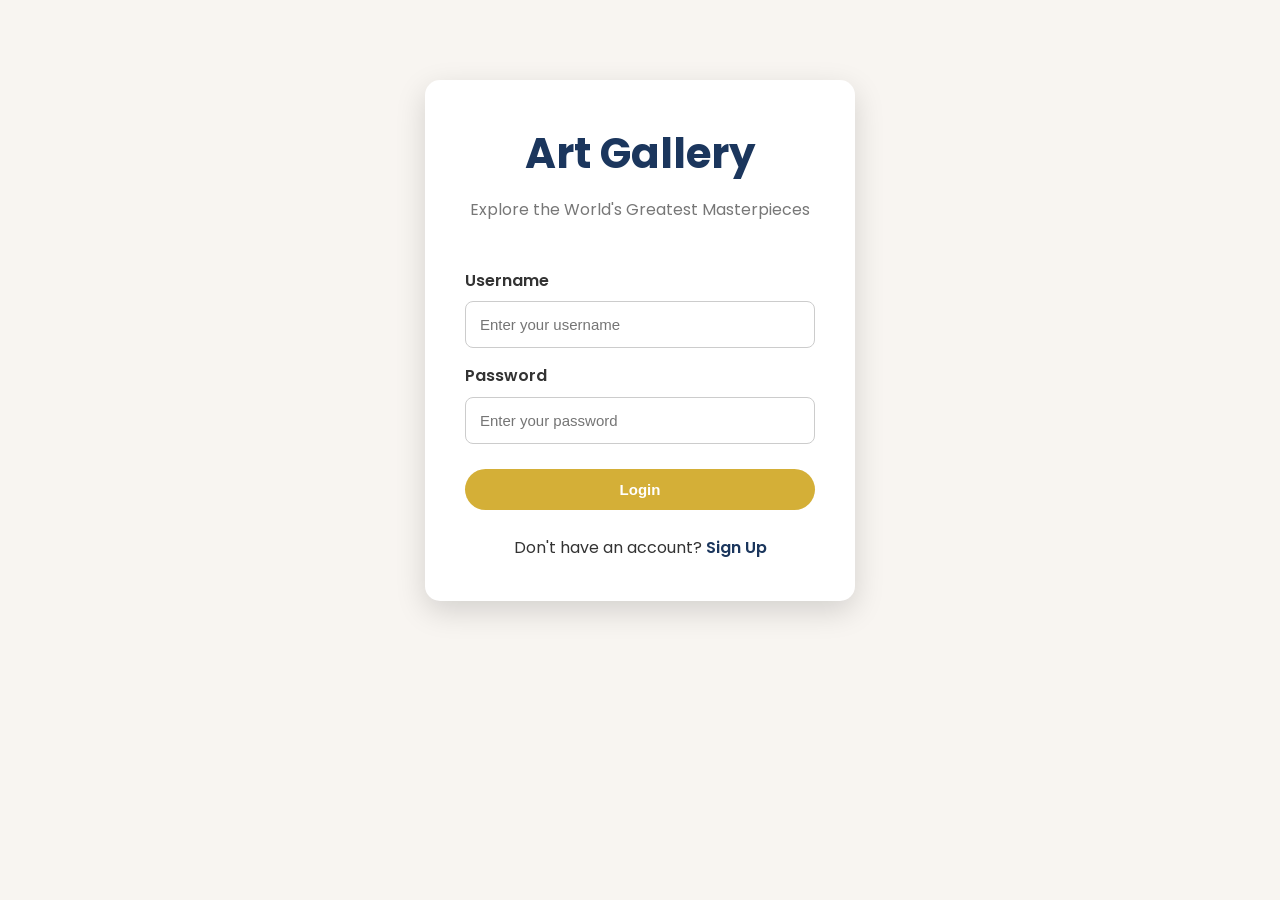
<file: index.html>
<!DOCTYPE html>
<html lang="en">
<head>
    <meta charset="UTF-8">
    <meta name="viewport" content="width=device-width, initial-scale=1.0">
    <title>Art Gallery - Login</title>
    <link rel="stylesheet" href="css/style.css">
</head>

<body>

    <div class="login-container">

        <h1>Art Gallery</h1>
        <p class="subtitle">Explore the World's Greatest Masterpieces</p>

        <form action="home.html">

            <label for="username">Username</label>
            <input
                type="text"
                id="username"
                name="username"
                placeholder="Enter your username"
                required>

            <label for="password">Password</label>
            <input
                type="password"
                id="password"
                name="password"
                placeholder="Enter your password"
                required>

            <input type="submit" value="Login" class="btn">

        </form>

        <p class="signup-link">
            Don't have an account?
            <a href="signup.html">Sign Up</a>
        </p>

    </div>

</body>
</html>
</file>
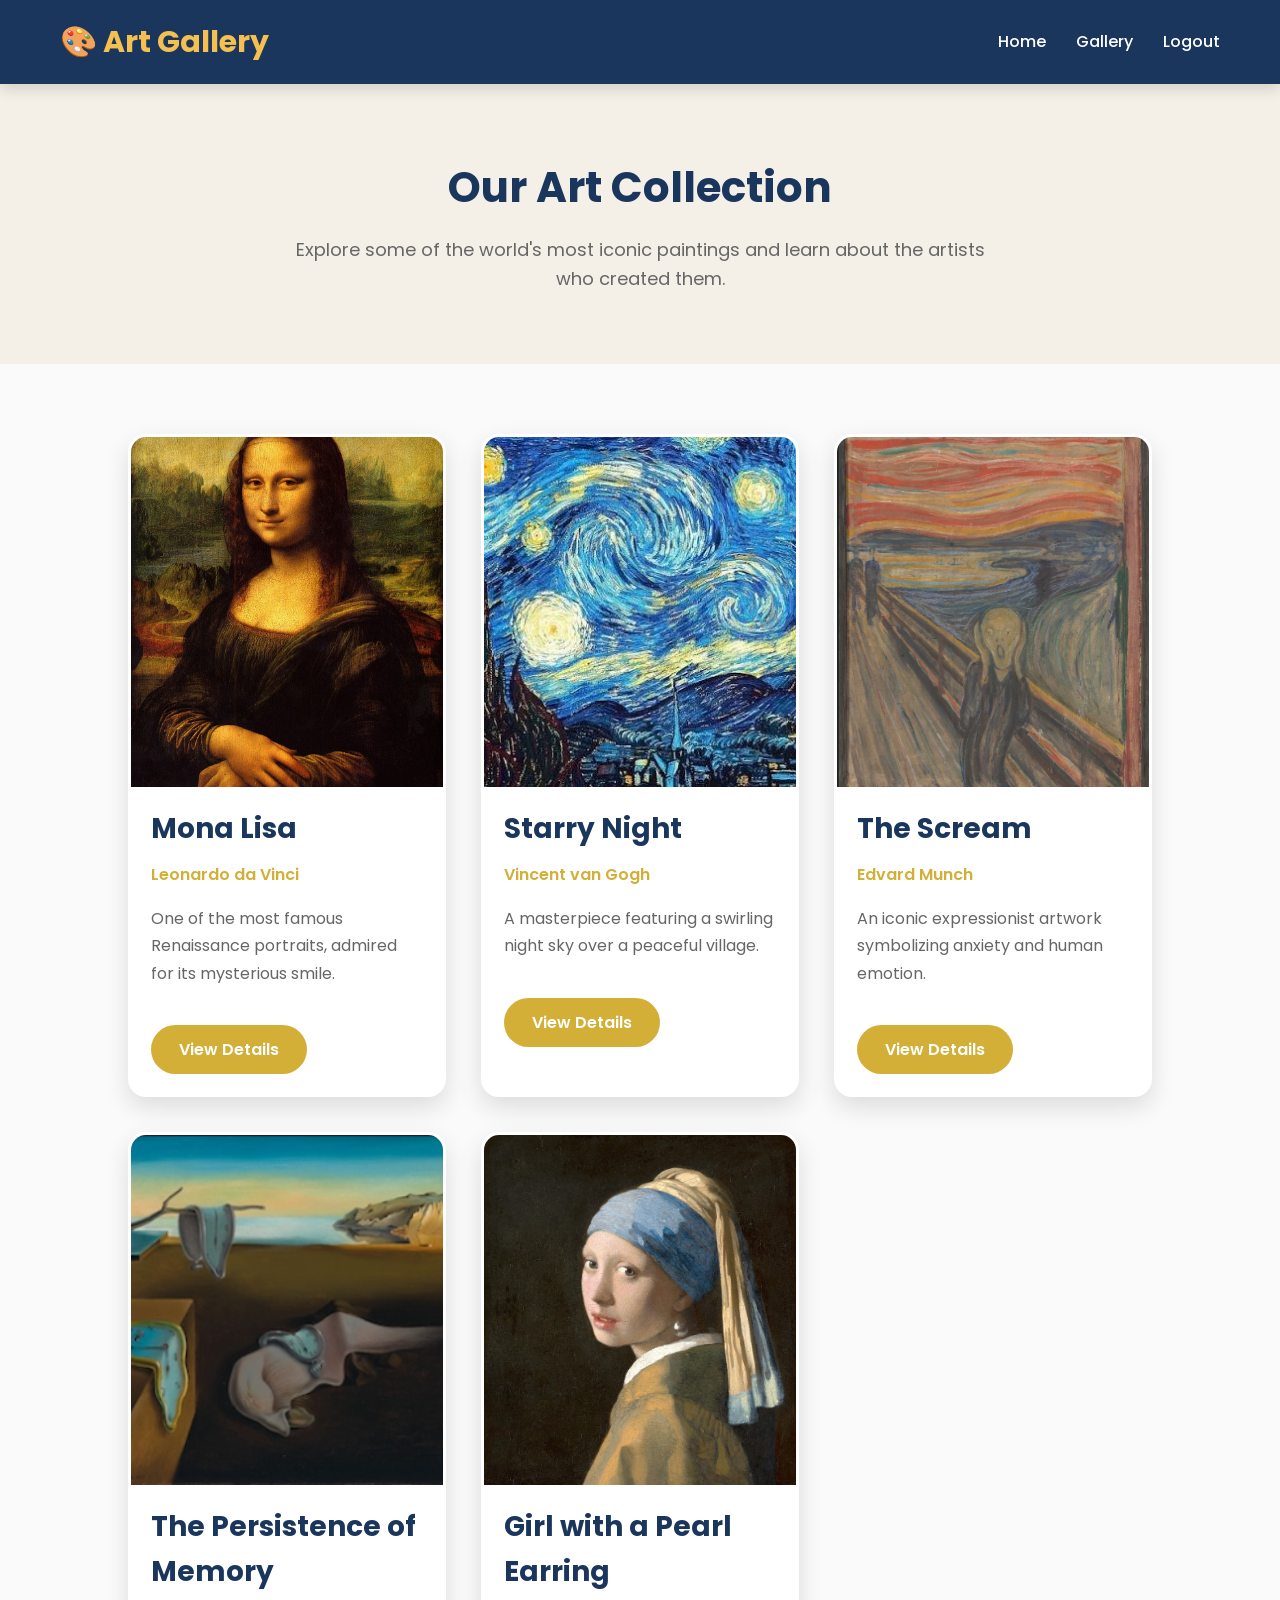
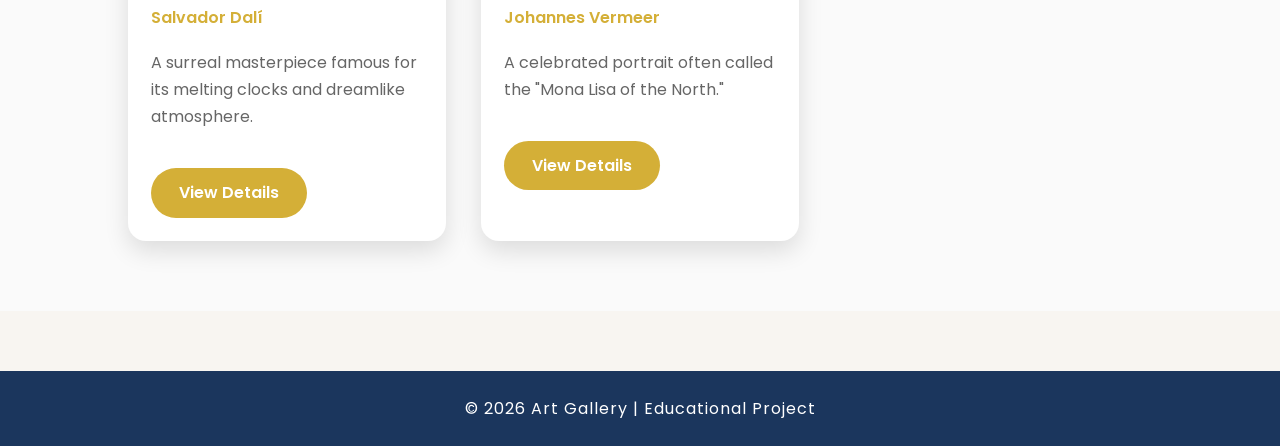
<file: gallery.html>
<!DOCTYPE html>
<html lang="en">
<head>
    <meta charset="UTF-8">
    <meta name="viewport" content="width=device-width, initial-scale=1.0">
    <title>Art Gallery | Gallery</title>
    <link rel="stylesheet" href="css/style.css">
</head>

<body>

    <!-- Navigation Bar -->
    <header>
        <nav class="navbar">
            <div class="logo">
                <h2>🎨 Art Gallery</h2>
            </div>

            <ul class="nav-links">
                <li><a href="home.html">Home</a></li>
                <li><a href="gallery.html">Gallery</a></li>
                <li><a href="index.html">Logout</a></li>
            </ul>
        </nav>
    </header>

    <!-- Gallery Heading -->
    <section class="gallery-header">
        <h1>Our Art Collection</h1>
        <p>
            Explore some of the world's most iconic paintings and learn
            about the artists who created them.
        </p>
    </section>

    <!-- Art Gallery -->
    <section class="gallery-container">

        <!-- Mona Lisa -->
        <div class="art-card">
            <img src="images/monalisa.jpg" alt="Mona Lisa">

            <h2>Mona Lisa</h2>

            <h4>Leonardo da Vinci</h4>

            <p>
                One of the most famous Renaissance portraits,
                admired for its mysterious smile.
            </p>

            <a href="monalisa.html" class="btn">
                View Details
            </a>
        </div>

        <!-- Starry Night -->
        <div class="art-card">
            <img src="images/starrynight.jpg" alt="Starry Night">

            <h2>Starry Night</h2>

            <h4>Vincent van Gogh</h4>

            <p>
                A masterpiece featuring a swirling night sky over
                a peaceful village.
            </p>

            <a href="starrynight.html" class="btn">
                View Details
            </a>
        </div>

        <!-- The Scream -->
        <div class="art-card">
            <img src="images/scream.png" alt="The Scream">

            <h2>The Scream</h2>

            <h4>Edvard Munch</h4>

            <p>
                An iconic expressionist artwork symbolizing
                anxiety and human emotion.
            </p>

            <a href="scream.html" class="btn">
                View Details
            </a>
        </div>

        <!-- Persistence of Memory -->
        <div class="art-card">
            <img src="images/persistence.png" alt="Persistence of Memory">

            <h2>The Persistence of Memory</h2>

            <h4>Salvador Dalí</h4>

            <p>
                A surreal masterpiece famous for its melting clocks
                and dreamlike atmosphere.
            </p>

            <a href="persistence.html" class="btn">
                View Details
            </a>
        </div>

        <!-- Girl with a Pearl Earring -->
        <div class="art-card">
            <img src="images/girlpearl.png" alt="Girl with a Pearl Earring">

            <h2>Girl with a Pearl Earring</h2>

            <h4>Johannes Vermeer</h4>

            <p>
                A celebrated portrait often called the
                "Mona Lisa of the North."
            </p>

            <a href="girlpearl.html" class="btn">
                View Details
            </a>
        </div>

    </section>

    <!-- Footer -->
    <footer>

        <p>
            © 2026 Art Gallery | Educational Project
        </p>

    </footer>

</body>
</html>
</file>
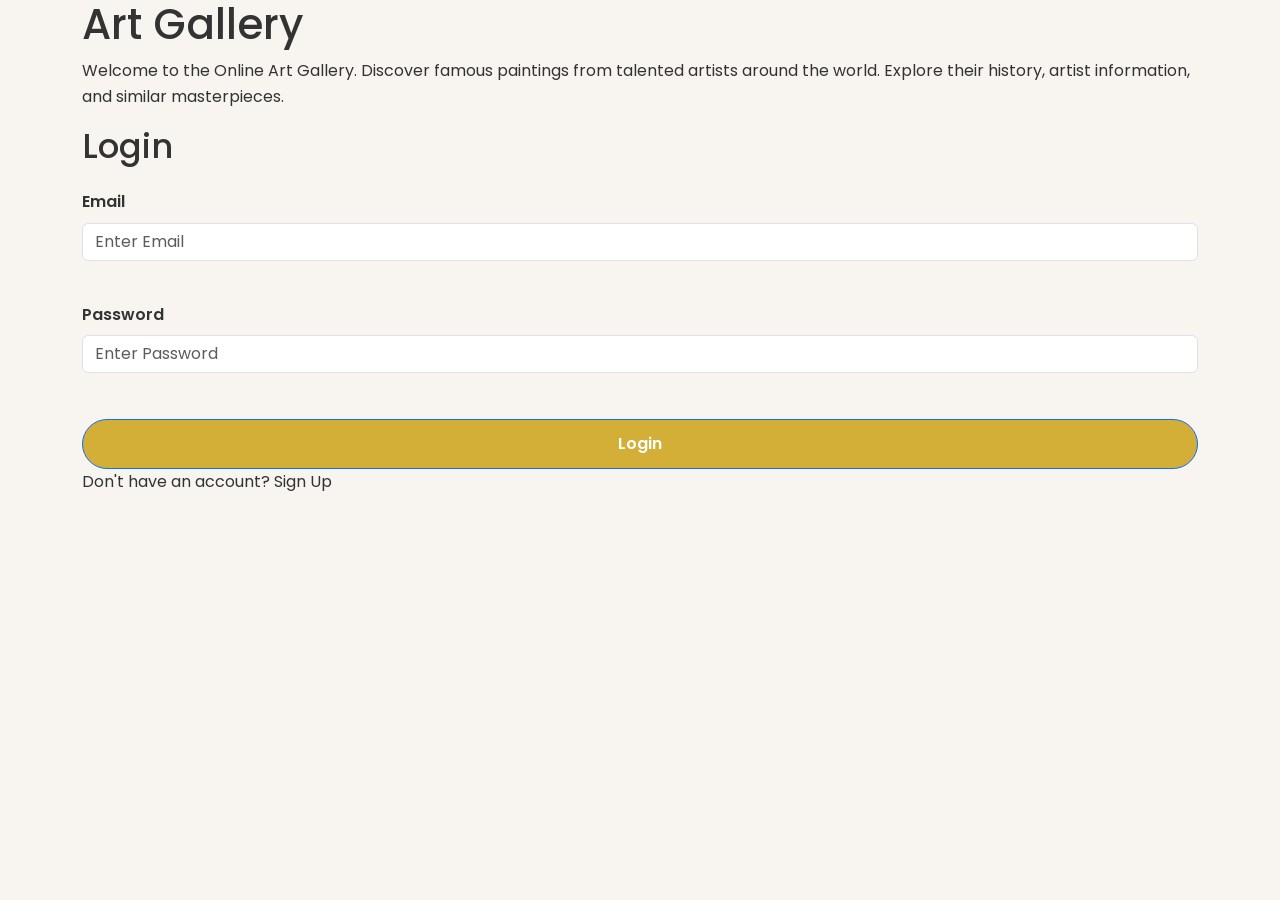
<file: login.html>
<!DOCTYPE html>
<html lang="en">

<head>

<meta charset="UTF-8">

<meta name="viewport" content="width=device-width, initial-scale=1.0">

<title>Art Gallery | Login</title>

<link href="https://cdn.jsdelivr.net/npm/bootstrap@5.3.7/dist/css/bootstrap.min.css" rel="stylesheet">

<link rel="stylesheet" href="style.css">

</head>

<body class="login-page">

<div class="container">

    <div class="left-content">

        <h1>Art Gallery</h1>

        <p>

            Welcome to the Online Art Gallery.

            Discover famous paintings from talented artists around the world.

            Explore their history, artist information, and similar masterpieces.

        </p>

    </div>

    <div class="login-box">

        <h2>Login</h2>

        <form action="index.html">

            <label>Email</label>

            <input
            type="email"
            class="form-control"
            placeholder="Enter Email">

            <br>

            <label>Password</label>

            <input
            type="password"
            class="form-control"
            placeholder="Enter Password">

            <br>

            <button
            class="btn btn-primary w-100">

            Login

            </button>

        </form>

        <p class="signup-text">

            Don't have an account?

            <a href="signup.html">

            Sign Up

            </a>

        </p>

    </div>

</div>

</body>

</html>
</file>
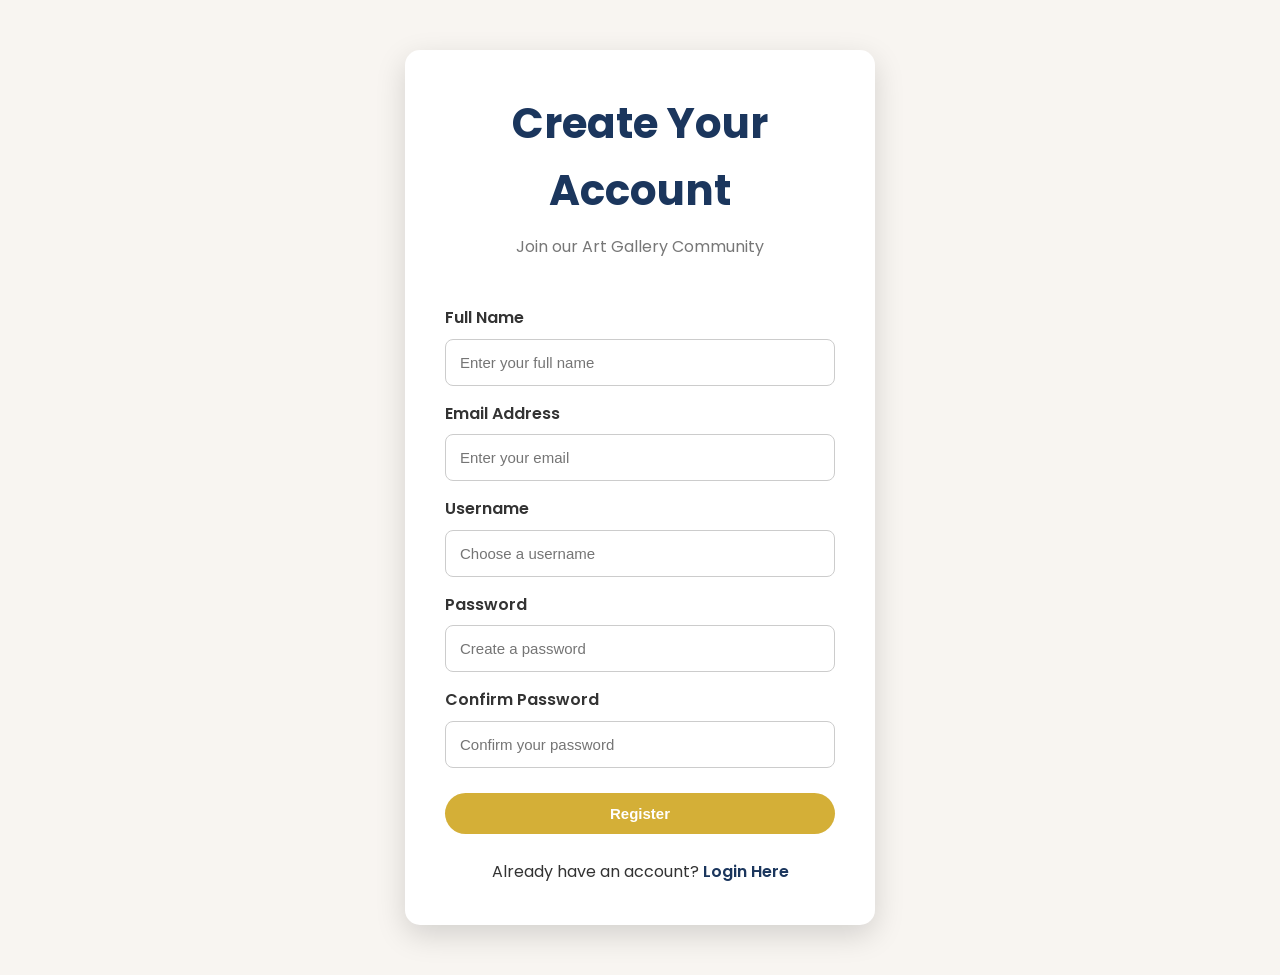
<file: signup.html>
<!DOCTYPE html>
<html lang="en">
<head>
    <meta charset="UTF-8">
    <meta name="viewport" content="width=device-width, initial-scale=1.0">
    <title>Art Gallery - Sign Up</title>
    <link rel="stylesheet" href="css/style.css">
</head>

<body>

    <div class="signup-container">

        <h1>Create Your Account</h1>
        <p class="subtitle">Join our Art Gallery Community</p>

        <form action="index.html">

            <label for="fullname">Full Name</label>
            <input
                type="text"
                id="fullname"
                name="fullname"
                placeholder="Enter your full name"
                required>

            <label for="email">Email Address</label>
            <input
                type="email"
                id="email"
                name="email"
                placeholder="Enter your email"
                required>

            <label for="username">Username</label>
            <input
                type="text"
                id="username"
                name="username"
                placeholder="Choose a username"
                required>

            <label for="password">Password</label>
            <input
                type="password"
                id="password"
                name="password"
                placeholder="Create a password"
                required>

            <label for="confirm-password">Confirm Password</label>
            <input
                type="password"
                id="confirm-password"
                name="confirm-password"
                placeholder="Confirm your password"
                required>

            <input type="submit" value="Register" class="btn">

        </form>

        <p class="login-link">
            Already have an account?
            <a href="index.html">Login Here</a>
        </p>

    </div>

</body>
</html>
</file>
<file: css/style.css>
/* ==========================================
   GOOGLE FONT
========================================== */

@import url('https://fonts.googleapis.com/css2?family=Poppins:wght@300;400;500;600;700&display=swap');

/* ==========================================
   RESET
========================================== */

*{
    margin:0;
    padding:0;
    box-sizing:border-box;
}

html{
    scroll-behavior:smooth;
}

body{
    font-family:'Poppins',sans-serif;
    background:#f8f5f1;
    color:#333;
    line-height:1.6;
}

/* ==========================================
   LINKS
========================================== */

a{
    text-decoration:none;
    color:inherit;
}

img{
    width:100%;
    display:block;
}

/* ==========================================
   NAVIGATION BAR
========================================== */

.navbar{
    background:#1b365d;
    color:white;

    display:flex;
    justify-content:space-between;
    align-items:center;

    padding:18px 60px;

    position:sticky;
    top:0;

    z-index:1000;

    box-shadow:0 4px 15px rgba(0,0,0,.15);
}

.logo h2{
    color:#f5c04f;
    font-size:30px;
    font-weight:700;
}

.nav-links{
    display:flex;
    list-style:none;
    gap:30px;
}

.nav-links a{

    color:white;

    font-weight:500;

    transition:.3s;
}

.nav-links a:hover{

    color:#f5c04f;

}

/* ==========================================
   BUTTONS
========================================== */

.btn{

    display:inline-block;

    margin-top:20px;

    background:#d4af37;

    color:white;

    padding:12px 28px;

    border-radius:30px;

    font-weight:600;

    transition:.3s;
}

.btn:hover{

    background:#b68d17;

    transform:translateY(-3px);

    box-shadow:0 10px 20px rgba(0,0,0,.2);

}

/* ==========================================
   LOGIN PAGE
========================================== */

.login-container{

    width:430px;

    margin:80px auto;

    background:white;

    padding:40px;

    border-radius:15px;

    box-shadow:0 10px 30px rgba(0,0,0,.15);

}

.login-container h1{

    text-align:center;

    color:#1b365d;

    margin-bottom:10px;

}

.subtitle{

    text-align:center;

    color:#777;

    margin-bottom:30px;

}

/* ==========================================
   SIGNUP PAGE
========================================== */

.signup-container{

    width:470px;

    margin:50px auto;

    background:white;

    padding:40px;

    border-radius:15px;

    box-shadow:0 10px 30px rgba(0,0,0,.15);

}

.signup-container h1{

    text-align:center;

    color:#1b365d;

    margin-bottom:10px;

}

/* ==========================================
   FORMS
========================================== */

form{

    display:flex;

    flex-direction:column;

}

label{

    margin-top:15px;

    margin-bottom:8px;

    font-weight:600;

}

input{

    padding:14px;

    border:1px solid #ccc;

    border-radius:8px;

    font-size:15px;

    transition:.3s;

}

input:focus{

    border-color:#1b365d;

    outline:none;

    box-shadow:0 0 8px rgba(27,54,93,.2);

}

input[type="submit"]{

    border:none;

    cursor:pointer;

    margin-top:25px;

}

/* ==========================================
   LOGIN & SIGNUP LINKS
========================================== */

.signup-link,

.login-link{

    text-align:center;

    margin-top:25px;

}

.signup-link a,

.login-link a{

    color:#1b365d;

    font-weight:600;

}

.signup-link a:hover,

.login-link a:hover{

    color:#d4af37;

}

/* ==========================================
   SECTION HEADINGS
========================================== */

section{

    padding:70px 10%;

}

h1{

    font-size:42px;

}

h2{

    font-size:34px;

}

h3{

    font-size:24px;

}

/* ==========================================
   FOOTER
========================================== */

footer{

    background:#1b365d;

    color:white;

    text-align:center;

    padding:25px;

    margin-top:60px;

}

footer p{

    letter-spacing:1px;

}

/* ==========================================
   RESPONSIVE DESIGN
========================================== */

@media(max-width:900px){

.navbar{

flex-direction:column;

padding:20px;

}

.nav-links{

margin-top:20px;

gap:20px;

flex-wrap:wrap;

justify-content:center;

}

.login-container,

.signup-container{

width:90%;

}

section{

padding:50px 8%;

}

}

@media(max-width:600px){

.logo h2{

font-size:24px;

}

.nav-links{

flex-direction:column;

align-items:center;

}

h1{

font-size:32px;

}

h2{

font-size:26px;

}


.btn{

padding:10px 22px;

}

}
/* ==========================================
   HERO SECTION
========================================== */

.hero{
    height:90vh;
    background:linear-gradient(rgba(27,54,93,0.65),rgba(27,54,93,0.65)),
    url("../images/gallery-banner.jpg") center/cover no-repeat;

    display:flex;
    justify-content:center;
    align-items:center;
    text-align:center;

    color:white;
}

.hero-content{
    max-width:800px;
    padding:20px;
}

.hero-content h1{
    font-size:58px;
    margin-bottom:20px;
    text-shadow:2px 2px 8px rgba(0,0,0,.4);
}

.hero-content p{
    font-size:20px;
    margin-bottom:35px;
    line-height:1.8;
}

/* ==========================================
   FEATURED PAINTINGS
========================================== */

.featured{
    background:#ffffff;
}

.featured h2{
    text-align:center;
    color:#1b365d;
    margin-bottom:50px;
}

.featured-container{

    display:grid;
    grid-template-columns:repeat(auto-fit,minmax(260px,1fr));
    gap:35px;

}

.card{

    background:white;

    border-radius:15px;

    overflow:hidden;

    box-shadow:0 8px 20px rgba(0,0,0,.1);

    transition:.4s;

}

.card:hover{

    transform:translateY(-12px);

    box-shadow:0 18px 35px rgba(0,0,0,.2);

}

.card img{

    height:320px;

    object-fit:cover;

}

.card h3{

    color:#1b365d;

    text-align:center;

    margin-top:20px;

}

.card p{

    text-align:center;

    color:#666;

    padding:15px 20px 25px;

}

/* ==========================================
   ABOUT SECTION
========================================== */

.about{

    background:#f4efe7;

    text-align:center;

}

.about h2{

    color:#1b365d;

    margin-bottom:25px;

}

.about p{

    max-width:900px;

    margin:auto;

    font-size:18px;

    color:#555;

    line-height:1.9;

}

/* ==========================================
   CONTACT SECTION
========================================== */

.contact{

    background:white;

    text-align:center;

}

.contact h2{

    color:#1b365d;

    margin-bottom:25px;

}

.contact p{

    font-size:18px;

    margin:12px 0;

    color:#555;

}

/* ==========================================
   HOME PAGE SPACING
========================================== */

.featured,
.about,
.contact{

    padding-top:80px;
    padding-bottom:80px;

}

/* ==========================================
   SIMPLE FADE ANIMATION
========================================== */

.hero-content,
.card,
.about,
.contact{

    animation:fadeUp 1s ease;

}

@keyframes fadeUp{

    from{

        opacity:0;
        transform:translateY(30px);

    }

    to{

        opacity:1;
        transform:translateY(0);

    }

}

/* ==========================================
   RESPONSIVE HOME PAGE
========================================== */

@media(max-width:900px){

.hero{

height:75vh;

}

.hero-content h1{

font-size:42px;

}

.hero-content p{

font-size:18px;

}

}

@media(max-width:600px){

.hero{

height:65vh;

padding:20px;

}

.hero-content h1{

font-size:32px;

}

.hero-content p{

font-size:16px;

}

.card img{

height:250px;

}

.about p,
.contact p{

font-size:16px;

}

}
/* ==========================================
   GALLERY PAGE
========================================== */

.gallery-header{

    background:#f4efe7;

    text-align:center;

    padding:70px 10%;

}

.gallery-header h1{

    color:#1b365d;

    margin-bottom:15px;

}

.gallery-header p{

    max-width:700px;

    margin:auto;

    font-size:18px;

    color:#666;

}

/* ==========================================
   GALLERY GRID
========================================== */

.gallery-container{

    display:grid;

    grid-template-columns:repeat(auto-fit,minmax(300px,1fr));

    gap:35px;

    padding:70px 10%;

    background:#fafafa;

}

/* ==========================================
   ARTWORK CARD
========================================== */

.art-card{

    background:white;

    border-radius:18px;

    overflow:hidden;

    box-shadow:0 10px 25px rgba(0,0,0,.12);

    transition:.35s;

}

.art-card:hover{

    transform:translateY(-12px);

    box-shadow:0 18px 40px rgba(0,0,0,.2);

}

/* ==========================================
   CARD IMAGE
========================================== */

.art-card img{

    width:100%;

    height:350px;

    object-fit:cover;

    transition:.5s;

}

.art-card:hover img{

    transform:scale(1.05);

}

/* ==========================================
   CARD TEXT
========================================== */

.art-card h2{

    color:#1b365d;

    font-size:28px;

    margin:20px 20px 10px;

}

.art-card h4{

    color:#d4af37;

    margin:0 20px;

    font-weight:600;

}

.art-card p{

    color:#666;

    margin:18px 20px;

    line-height:1.7;

}

/* ==========================================
   CARD BUTTON
========================================== */

.art-card .btn{

    margin:20px;

    display:inline-block;

}

/* ==========================================
   HOVER BORDER EFFECT
========================================== */

.art-card{

    border:3px solid transparent;

}

.art-card:hover{

    border-color:#d4af37;

}

/* ==========================================
   RESPONSIVE GALLERY
========================================== */

@media(max-width:900px){

.gallery-container{

grid-template-columns:repeat(2,1fr);

}

}

@media(max-width:700px){

.gallery-container{

grid-template-columns:1fr;

}

.art-card img{

height:300px;

}

}

@media(max-width:500px){

.gallery-header h1{

font-size:32px;

}

.gallery-header p{

font-size:16px;

}

.art-card h2{

font-size:24px;

}

.art-card img{

height:260px;

}

}
/* ==========================================
   INDIVIDUAL ARTWORK PAGES
========================================== */

.art-details{

    display:flex;

    justify-content:center;

    align-items:center;

    gap:60px;

    padding:80px 10%;

    background:#ffffff;

    flex-wrap:wrap;

}

/* ==========================================
   ART IMAGE
========================================== */

.art-image{

    flex:1;

    min-width:320px;

    max-width:500px;

}

.art-image img{

    width:100%;

    border-radius:15px;

    box-shadow:0 12px 30px rgba(0,0,0,.2);

    transition:.4s;

}

.art-image img:hover{

    transform:scale(1.03);

}

/* ==========================================
   ART INFORMATION
========================================== */

.art-info{

    flex:1;

    min-width:320px;

}

.art-info h1{

    color:#1b365d;

    margin-bottom:20px;

}

.art-info h2{

    color:#d4af37;

    margin:25px 0 15px;

}

.art-info h3{

    color:#444;

    margin-bottom:20px;

}

.art-info p{

    margin-bottom:18px;

    color:#555;

    font-size:17px;

    line-height:1.8;

}

/* ==========================================
   SIMILAR ARTWORKS
========================================== */

.similar-art{

    background:#f8f5f1;

    padding:80px 10%;

}

.similar-art h2{

    text-align:center;

    color:#1b365d;

    margin-bottom:50px;

}

/* ==========================================
   SIMILAR GRID
========================================== */

.similar-container{

    display:grid;

    grid-template-columns:repeat(auto-fit,minmax(250px,1fr));

    gap:30px;

}

/* ==========================================
   SIMILAR CARD
========================================== */

.similar-card{

    background:white;

    border-radius:15px;

    overflow:hidden;

    box-shadow:0 8px 20px rgba(0,0,0,.12);

    transition:.35s;

}

.similar-card:hover{

    transform:translateY(-8px);

    box-shadow:0 18px 35px rgba(0,0,0,.18);

}

.similar-card img{

    width:100%;

    height:280px;

    object-fit:cover;

}

.similar-card h3{

    text-align:center;

    color:#1b365d;

    margin:18px 15px 10px;

}

.similar-card p{

    text-align:center;

    color:#777;

    padding-bottom:20px;

}

/* ==========================================
   BACK BUTTON
========================================== */

.back-button{

    text-align:center;

    padding:40px;

    background:#ffffff;

}

/* ==========================================
   PAGE ANIMATION
========================================== */

.art-details,
.similar-art{

    animation:fadeUp 1s ease;

}

/* ==========================================
   RESPONSIVE DESIGN
========================================== */

@media(max-width:992px){

.art-details{

flex-direction:column;

text-align:center;

}

.art-image{

max-width:450px;

}

.art-info{

margin-top:20px;

}

}

@media(max-width:768px){

.art-info h1{

font-size:34px;

}

.art-info h2{

font-size:26px;

}

.art-info p{

font-size:16px;

}

.similar-card img{

height:230px;

}

}

@media(max-width:576px){

.art-details{

padding:50px 8%;

}

.art-image{

min-width:100%;

}

.art-info{

min-width:100%;

}

.similar-container{

grid-template-columns:1fr;

}

.similar-card img{

height:260px;

}

.back-button{

padding:25px;

}

}
</file>
<file: style.css>
/* ==========================================
   GOOGLE FONT
========================================== */

@import url('https://fonts.googleapis.com/css2?family=Poppins:wght@300;400;500;600;700&display=swap');

/* ==========================================
   RESET
========================================== */

*{
    margin:0;
    padding:0;
    box-sizing:border-box;
}

html{
    scroll-behavior:smooth;
}

body{
    font-family:'Poppins',sans-serif;
    background:#f8f5f1;
    color:#333;
    line-height:1.6;
}

/* ==========================================
   LINKS
========================================== */

a{
    text-decoration:none;
    color:inherit;
}

img{
    width:100%;
    display:block;
}

/* ==========================================
   NAVIGATION BAR
========================================== */

.navbar{
    background:#1b365d;
    color:white;

    display:flex;
    justify-content:space-between;
    align-items:center;

    padding:18px 60px;

    position:sticky;
    top:0;

    z-index:1000;

    box-shadow:0 4px 15px rgba(0,0,0,.15);
}

.logo h2{
    color:#f5c04f;
    font-size:30px;
    font-weight:700;
}

.nav-links{
    display:flex;
    list-style:none;
    gap:30px;
}

.nav-links a{

    color:white;

    font-weight:500;

    transition:.3s;
}

.nav-links a:hover{

    color:#f5c04f;

}

/* ==========================================
   BUTTONS
========================================== */

.btn{

    display:inline-block;

    margin-top:20px;

    background:#d4af37;

    color:white;

    padding:12px 28px;

    border-radius:30px;

    font-weight:600;

    transition:.3s;
}

.btn:hover{

    background:#b68d17;

    transform:translateY(-3px);

    box-shadow:0 10px 20px rgba(0,0,0,.2);

}

/* ==========================================
   LOGIN PAGE
========================================== */

.login-container{

    width:430px;

    margin:80px auto;

    background:white;

    padding:40px;

    border-radius:15px;

    box-shadow:0 10px 30px rgba(0,0,0,.15);

}

.login-container h1{

    text-align:center;

    color:#1b365d;

    margin-bottom:10px;

}

.subtitle{

    text-align:center;

    color:#777;

    margin-bottom:30px;

}

/* ==========================================
   SIGNUP PAGE
========================================== */

.signup-container{

    width:470px;

    margin:50px auto;

    background:white;

    padding:40px;

    border-radius:15px;

    box-shadow:0 10px 30px rgba(0,0,0,.15);

}

.signup-container h1{

    text-align:center;

    color:#1b365d;

    margin-bottom:10px;

}

/* ==========================================
   FORMS
========================================== */

form{

    display:flex;

    flex-direction:column;

}

label{

    margin-top:15px;

    margin-bottom:8px;

    font-weight:600;

}

input{

    padding:14px;

    border:1px solid #ccc;

    border-radius:8px;

    font-size:15px;

    transition:.3s;

}

input:focus{

    border-color:#1b365d;

    outline:none;

    box-shadow:0 0 8px rgba(27,54,93,.2);

}

input[type="submit"]{

    border:none;

    cursor:pointer;

    margin-top:25px;

}

/* ==========================================
   LOGIN & SIGNUP LINKS
========================================== */

.signup-link,

.login-link{

    text-align:center;

    margin-top:25px;

}

.signup-link a,

.login-link a{

    color:#1b365d;

    font-weight:600;

}

.signup-link a:hover,

.login-link a:hover{

    color:#d4af37;

}

/* ==========================================
   SECTION HEADINGS
========================================== */

section{

    padding:70px 10%;

}

h1{

    font-size:42px;

}

h2{

    font-size:34px;

}

h3{

    font-size:24px;

}

/* ==========================================
   FOOTER
========================================== */

footer{

    background:#1b365d;

    color:white;

    text-align:center;

    padding:25px;

    margin-top:60px;

}

footer p{

    letter-spacing:1px;

}

/* ==========================================
   RESPONSIVE DESIGN
========================================== */

@media(max-width:900px){

.navbar{

flex-direction:column;

padding:20px;

}

.nav-links{

margin-top:20px;

gap:20px;

flex-wrap:wrap;

justify-content:center;

}

.login-container,

.signup-container{

width:90%;

}

section{

padding:50px 8%;

}

}

@media(max-width:600px){

.logo h2{

font-size:24px;

}

.nav-links{

flex-direction:column;

align-items:center;

}

h1{

font-size:32px;

}

h2{

font-size:26px;

}


.btn{

padding:10px 22px;

}

}
/* ==========================================
   HERO SECTION
========================================== */

.hero{
    height:90vh;
    background:linear-gradient(rgba(27,54,93,0.65),rgba(27,54,93,0.65)),
    url("../images/gallery-banner.jpg") center/cover no-repeat;

    display:flex;
    justify-content:center;
    align-items:center;
    text-align:center;

    color:white;
}

.hero-content{
    max-width:800px;
    padding:20px;
}

.hero-content h1{
    font-size:58px;
    margin-bottom:20px;
    text-shadow:2px 2px 8px rgba(0,0,0,.4);
}

.hero-content p{
    font-size:20px;
    margin-bottom:35px;
    line-height:1.8;
}

/* ==========================================
   FEATURED PAINTINGS
========================================== */

.featured{
    background:#ffffff;
}

.featured h2{
    text-align:center;
    color:#1b365d;
    margin-bottom:50px;
}

.featured-container{

    display:grid;
    grid-template-columns:repeat(auto-fit,minmax(260px,1fr));
    gap:35px;

}

.card{

    background:white;

    border-radius:15px;

    overflow:hidden;

    box-shadow:0 8px 20px rgba(0,0,0,.1);

    transition:.4s;

}

.card:hover{

    transform:translateY(-12px);

    box-shadow:0 18px 35px rgba(0,0,0,.2);

}

.card img{

    height:320px;

    object-fit:cover;

}

.card h3{

    color:#1b365d;

    text-align:center;

    margin-top:20px;

}

.card p{

    text-align:center;

    color:#666;

    padding:15px 20px 25px;

}

/* ==========================================
   ABOUT SECTION
========================================== */

.about{

    background:#f4efe7;

    text-align:center;

}

.about h2{

    color:#1b365d;

    margin-bottom:25px;

}

.about p{

    max-width:900px;

    margin:auto;

    font-size:18px;

    color:#555;

    line-height:1.9;

}

/* ==========================================
   CONTACT SECTION
========================================== */

.contact{

    background:white;

    text-align:center;

}

.contact h2{

    color:#1b365d;

    margin-bottom:25px;

}

.contact p{

    font-size:18px;

    margin:12px 0;

    color:#555;

}

/* ==========================================
   HOME PAGE SPACING
========================================== */

.featured,
.about,
.contact{

    padding-top:80px;
    padding-bottom:80px;

}

/* ==========================================
   SIMPLE FADE ANIMATION
========================================== */

.hero-content,
.card,
.about,
.contact{

    animation:fadeUp 1s ease;

}

@keyframes fadeUp{

    from{

        opacity:0;
        transform:translateY(30px);

    }

    to{

        opacity:1;
        transform:translateY(0);

    }

}

/* ==========================================
   RESPONSIVE HOME PAGE
========================================== */

@media(max-width:900px){

.hero{

height:75vh;

}

.hero-content h1{

font-size:42px;

}

.hero-content p{

font-size:18px;

}

}

@media(max-width:600px){

.hero{

height:65vh;

padding:20px;

}

.hero-content h1{

font-size:32px;

}

.hero-content p{

font-size:16px;

}

.card img{

height:250px;

}

.about p,
.contact p{

font-size:16px;

}

}
/* ==========================================
   GALLERY PAGE
========================================== */

.gallery-header{

    background:#f4efe7;

    text-align:center;

    padding:70px 10%;

}

.gallery-header h1{

    color:#1b365d;

    margin-bottom:15px;

}

.gallery-header p{

    max-width:700px;

    margin:auto;

    font-size:18px;

    color:#666;

}

/* ==========================================
   GALLERY GRID
========================================== */

.gallery-container{

    display:grid;

    grid-template-columns:repeat(auto-fit,minmax(300px,1fr));

    gap:35px;

    padding:70px 10%;

    background:#fafafa;

}

/* ==========================================
   ARTWORK CARD
========================================== */

.art-card{

    background:white;

    border-radius:18px;

    overflow:hidden;

    box-shadow:0 10px 25px rgba(0,0,0,.12);

    transition:.35s;

}

.art-card:hover{

    transform:translateY(-12px);

    box-shadow:0 18px 40px rgba(0,0,0,.2);

}

/* ==========================================
   CARD IMAGE
========================================== */

.art-card img{

    width:100%;

    height:350px;

    object-fit:cover;

    transition:.5s;

}

.art-card:hover img{

    transform:scale(1.05);

}

/* ==========================================
   CARD TEXT
========================================== */

.art-card h2{

    color:#1b365d;

    font-size:28px;

    margin:20px 20px 10px;

}

.art-card h4{

    color:#d4af37;

    margin:0 20px;

    font-weight:600;

}

.art-card p{

    color:#666;

    margin:18px 20px;

    line-height:1.7;

}

/* ==========================================
   CARD BUTTON
========================================== */

.art-card .btn{

    margin:20px;

    display:inline-block;

}

/* ==========================================
   HOVER BORDER EFFECT
========================================== */

.art-card{

    border:3px solid transparent;

}

.art-card:hover{

    border-color:#d4af37;

}

/* ==========================================
   RESPONSIVE GALLERY
========================================== */

@media(max-width:900px){

.gallery-container{

grid-template-columns:repeat(2,1fr);

}

}

@media(max-width:700px){

.gallery-container{

grid-template-columns:1fr;

}

.art-card img{

height:300px;

}

}

@media(max-width:500px){

.gallery-header h1{

font-size:32px;

}

.gallery-header p{

font-size:16px;

}

.art-card h2{

font-size:24px;

}

.art-card img{

height:260px;

}

}
/* ==========================================
   INDIVIDUAL ARTWORK PAGES
========================================== */

.art-details{

    display:flex;

    justify-content:center;

    align-items:center;

    gap:60px;

    padding:80px 10%;

    background:#ffffff;

    flex-wrap:wrap;

}

/* ==========================================
   ART IMAGE
========================================== */

.art-image{

    flex:1;

    min-width:320px;

    max-width:500px;

}

.art-image img{

    width:100%;

    border-radius:15px;

    box-shadow:0 12px 30px rgba(0,0,0,.2);

    transition:.4s;

}

.art-image img:hover{

    transform:scale(1.03);

}

/* ==========================================
   ART INFORMATION
========================================== */

.art-info{

    flex:1;

    min-width:320px;

}

.art-info h1{

    color:#1b365d;

    margin-bottom:20px;

}

.art-info h2{

    color:#d4af37;

    margin:25px 0 15px;

}

.art-info h3{

    color:#444;

    margin-bottom:20px;

}

.art-info p{

    margin-bottom:18px;

    color:#555;

    font-size:17px;

    line-height:1.8;

}

/* ==========================================
   SIMILAR ARTWORKS
========================================== */

.similar-art{

    background:#f8f5f1;

    padding:80px 10%;

}

.similar-art h2{

    text-align:center;

    color:#1b365d;

    margin-bottom:50px;

}

/* ==========================================
   SIMILAR GRID
========================================== */

.similar-container{

    display:grid;

    grid-template-columns:repeat(auto-fit,minmax(250px,1fr));

    gap:30px;

}

/* ==========================================
   SIMILAR CARD
========================================== */

.similar-card{

    background:white;

    border-radius:15px;

    overflow:hidden;

    box-shadow:0 8px 20px rgba(0,0,0,.12);

    transition:.35s;

}

.similar-card:hover{

    transform:translateY(-8px);

    box-shadow:0 18px 35px rgba(0,0,0,.18);

}

.similar-card img{

    width:100%;

    height:280px;

    object-fit:cover;

}

.similar-card h3{

    text-align:center;

    color:#1b365d;

    margin:18px 15px 10px;

}

.similar-card p{

    text-align:center;

    color:#777;

    padding-bottom:20px;

}

/* ==========================================
   BACK BUTTON
========================================== */

.back-button{

    text-align:center;

    padding:40px;

    background:#ffffff;

}

/* ==========================================
   PAGE ANIMATION
========================================== */

.art-details,
.similar-art{

    animation:fadeUp 1s ease;

}

/* ==========================================
   RESPONSIVE DESIGN
========================================== */

@media(max-width:992px){

.art-details{

flex-direction:column;

text-align:center;

}

.art-image{

max-width:450px;

}

.art-info{

margin-top:20px;

}

}

@media(max-width:768px){

.art-info h1{

font-size:34px;

}

.art-info h2{

font-size:26px;

}

.art-info p{

font-size:16px;

}

.similar-card img{

height:230px;

}

}

@media(max-width:576px){

.art-details{

padding:50px 8%;

}

.art-image{

min-width:100%;

}

.art-info{

min-width:100%;

}

.similar-container{

grid-template-columns:1fr;

}

.similar-card img{

height:260px;

}

.back-button{

padding:25px;

}

}
</file>
